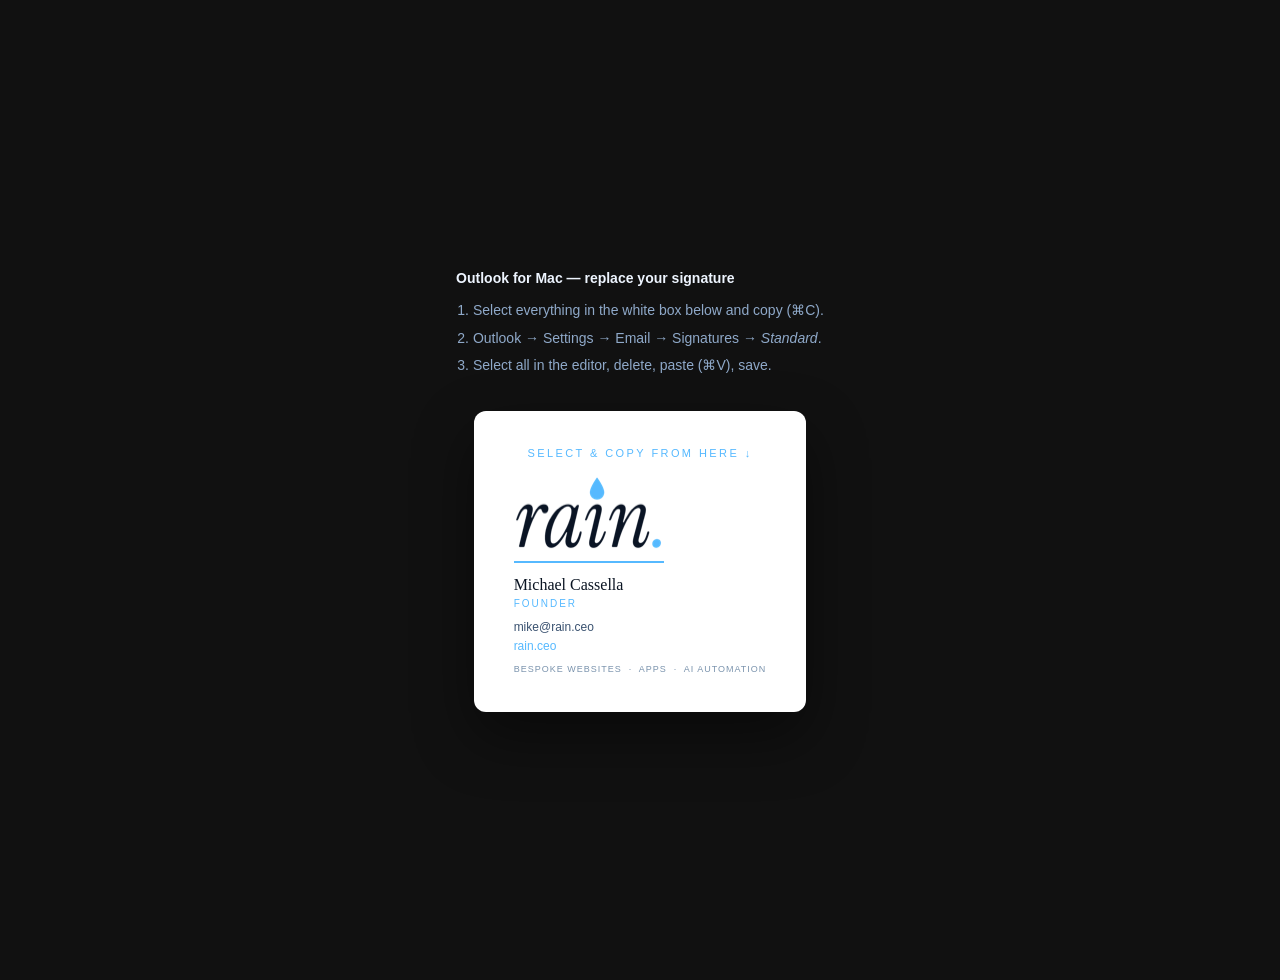
<file: assets/email/signature.html>
<!DOCTYPE html>
<html lang="en">
<head>
<meta charset="utf-8">
<meta name="viewport" content="width=device-width, initial-scale=1">
<title>Rain — Outlook signature</title>
<style>
  body {
    margin: 0;
    min-height: 100vh;
    display: flex;
    flex-direction: column;
    align-items: center;
    justify-content: center;
    gap: 28px;
    padding: 40px 20px;
    background: #111;
    color: #c8d6e8;
    font-family: -apple-system, BlinkMacSystemFont, "Segoe UI", sans-serif;
  }
  .hint {
    max-width: 520px;
    font-size: 14px;
    line-height: 1.55;
    color: #8fa9c9;
  }
  .hint strong { color: #eef5ff; }
  .hint ol { margin: 10px 0 0; padding-left: 1.2em; }
  .hint li { margin: 6px 0; }
  .stage {
    background: #fff;
    padding: 36px 40px;
    border-radius: 12px;
    box-shadow: 0 24px 60px rgba(0,0,0,.45);
  }
  .label {
    font-size: 11px;
    letter-spacing: .22em;
    text-transform: uppercase;
    color: #56b9ff;
    margin-bottom: 18px;
    text-align: center;
  }
</style>
</head>
<body>
  <div class="hint">
    <strong>Outlook for Mac — replace your signature</strong>
    <ol>
      <li>Select everything in the white box below and copy (⌘C).</li>
      <li>Outlook → Settings → Email → Signatures → <em>Standard</em>.</li>
      <li>Select all in the editor, delete, paste (⌘V), save.</li>
    </ol>
  </div>
  <div class="stage">
    <div class="label">Select &amp; copy from here ↓</div>

    <!-- Logo file is literally 150×74px so Outlook can't inflate it -->
    <table cellpadding="0" cellspacing="0" border="0" role="presentation" style="border-collapse:collapse;mso-table-lspace:0pt;mso-table-rspace:0pt;">
      <tr>
        <td style="padding:0 0 10px 0;">
          <a href="https://rain.ceo" style="text-decoration:none;border:0;">
            <img src="rain-logo-email-150.png" width="150" height="74" alt="rain." border="0" style="display:block;border:0;outline:none;text-decoration:none;width:150px;height:74px;">
          </a>
        </td>
      </tr>
      <tr>
        <td style="padding:0 0 12px 0;">
          <table cellpadding="0" cellspacing="0" border="0" role="presentation" width="150" style="border-collapse:collapse;width:150px;">
            <tr>
              <td height="2" bgcolor="#56b9ff" style="background-color:#56b9ff;font-size:1px;line-height:2px;height:2px;">&nbsp;</td>
            </tr>
          </table>
        </td>
      </tr>
      <tr>
        <td style="padding:0 0 2px 0;font-family:Georgia,'Times New Roman',Times,serif;font-size:16px;line-height:20px;color:#0a1422;">
          Michael Cassella
        </td>
      </tr>
      <tr>
        <td style="padding:0 0 8px 0;font-family:Arial,Helvetica,sans-serif;font-size:10px;line-height:14px;letter-spacing:2px;text-transform:uppercase;color:#56b9ff;">
          Founder
        </td>
      </tr>
      <tr>
        <td style="padding:0 0 2px 0;font-family:Arial,Helvetica,sans-serif;font-size:12px;line-height:17px;color:#3a5270;">
          <a href="mailto:mike@rain.ceo" style="color:#3a5270;text-decoration:none;">mike@rain.ceo</a>
        </td>
      </tr>
      <tr>
        <td style="padding:0 0 8px 0;font-family:Arial,Helvetica,sans-serif;font-size:12px;line-height:17px;color:#56b9ff;">
          <a href="https://rain.ceo" style="color:#56b9ff;text-decoration:none;">rain.ceo</a>
        </td>
      </tr>
      <tr>
        <td style="padding:0;font-family:Arial,Helvetica,sans-serif;font-size:9px;line-height:13px;letter-spacing:1px;text-transform:uppercase;color:#7a93ad;">
          Bespoke websites&nbsp;&nbsp;·&nbsp;&nbsp;Apps&nbsp;&nbsp;·&nbsp;&nbsp;AI automation
        </td>
      </tr>
    </table>

  </div>
</body>
</html>
</file>
